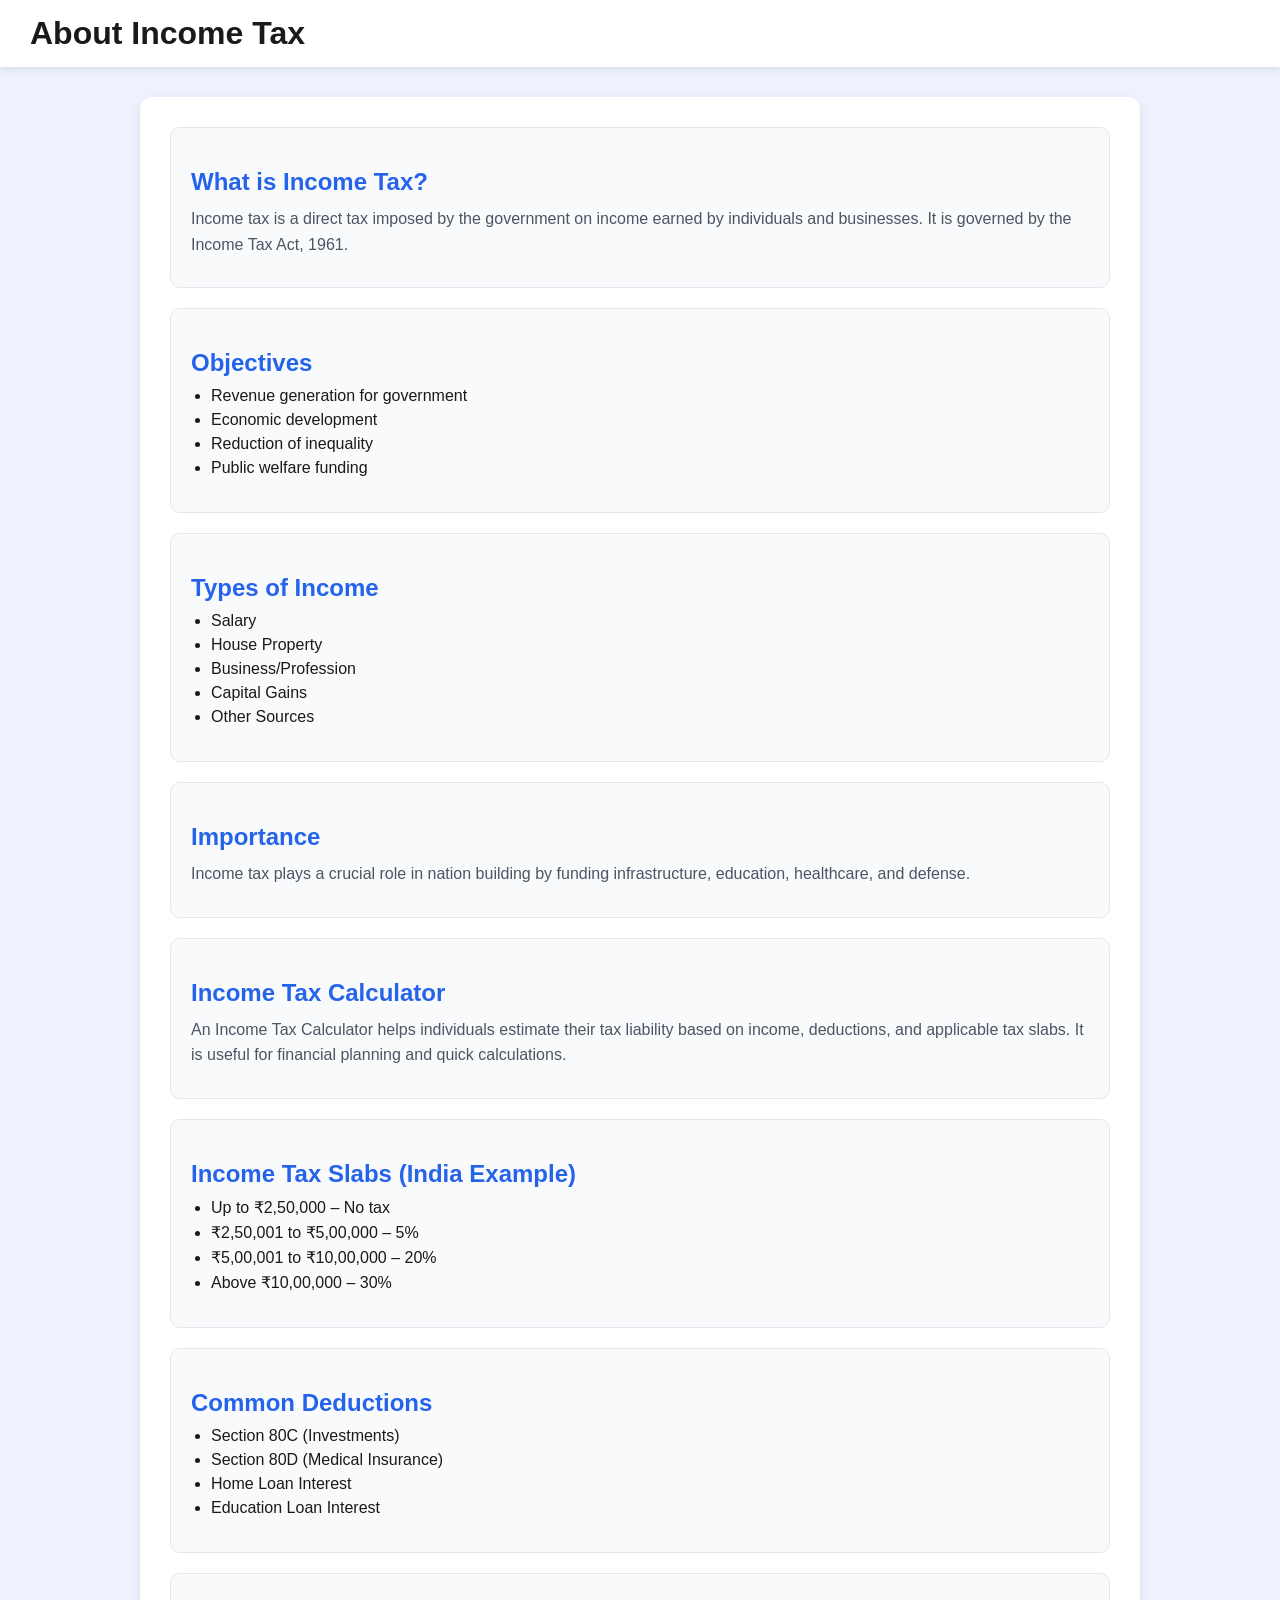
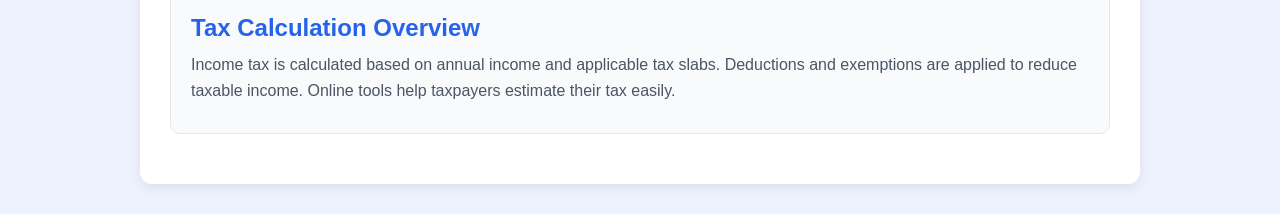
<file: about.html>
<!DOCTYPE html>
<html>
<head>
<title>About Income Tax</title>
<link rel="stylesheet" href="style.css">
</head>

<body>

<header class="header">
<h1>About Income Tax</h1>
</header>

<div class="container">
<div class="info-section">
<h2>What is Income Tax?</h2>
<p>
Income tax is a direct tax imposed by the government on income earned by individuals and businesses.
It is governed by the Income Tax Act, 1961.
</p>
</div>

<div class="info-section">
<h2>Objectives</h2>
<ul>
<li>Revenue generation for government</li>
<li>Economic development</li>
<li>Reduction of inequality</li>
<li>Public welfare funding</li>
</ul>
</div>

<div class="info-section">
<h2>Types of Income</h2>
<ul>
<li>Salary</li>
<li>House Property</li>
<li>Business/Profession</li>
<li>Capital Gains</li>
<li>Other Sources</li>
</ul>
</div>

<div class="info-section">
<h2>Importance</h2>
<p>
Income tax plays a crucial role in nation building by funding infrastructure,
education, healthcare, and defense.
</p>
</div>

<div class="info-section">
<h2>Income Tax Calculator</h2>
<p>
An Income Tax Calculator helps individuals estimate their tax liability based on income,
deductions, and applicable tax slabs. It is useful for financial planning and quick calculations.
</p>
</div>

<div class="info-section">
  <h2>Income Tax Slabs (India Example)</h2>
<ul>
<li>Up to ₹2,50,000 – No tax</li>
<li>₹2,50,001 to ₹5,00,000 – 5%</li>
<li>₹5,00,001 to ₹10,00,000 – 20%</li>
<li>Above ₹10,00,000 – 30%</li>
</ul>
</div>

<div class="info-section">
<h2>Common Deductions</h2>
<ul>
<li>Section 80C (Investments)</li>
<li>Section 80D (Medical Insurance)</li>
<li>Home Loan Interest</li>
<li>Education Loan Interest</li>
</ul>
</div>

<div class="info-section">
<h2>Tax Calculation Overview</h2>
<p>
Income tax is calculated based on annual income and applicable tax slabs.
Deductions and exemptions are applied to reduce taxable income.
Online tools help taxpayers estimate their tax easily.
</p>
</div>

</div>

</body>
</html>
</file>
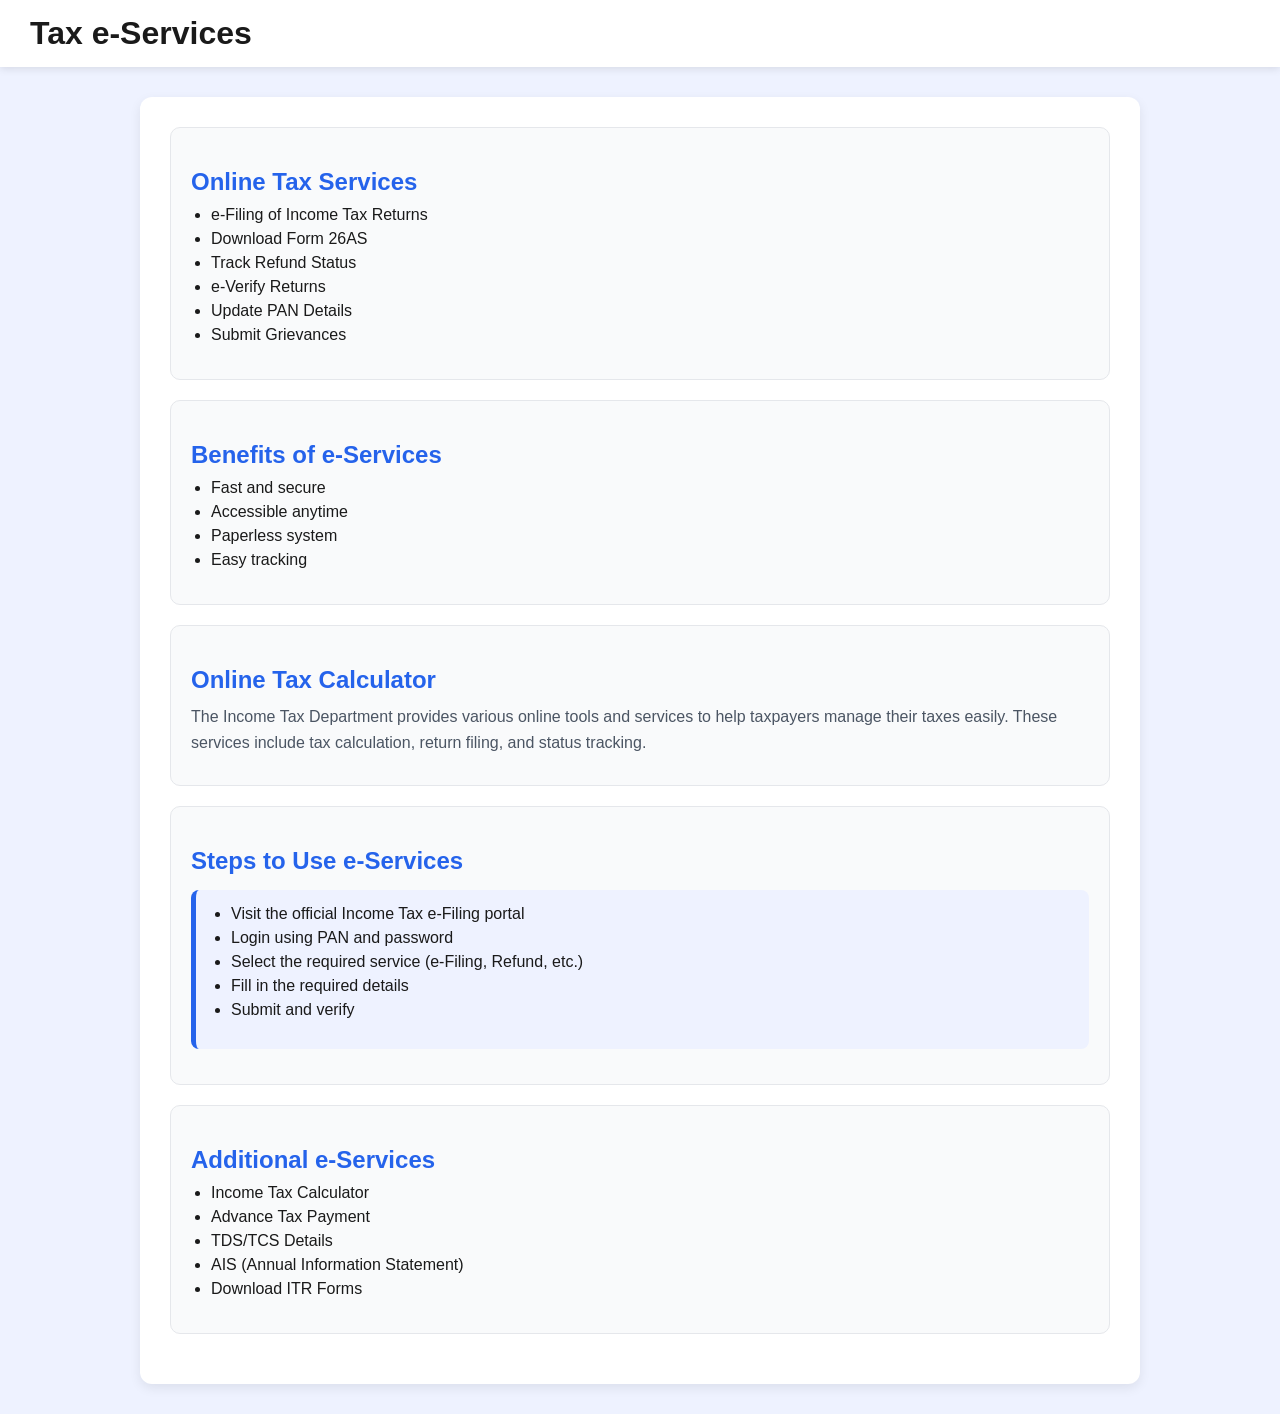
<file: tax-eservices.html>
<!DOCTYPE html>
<html>
<head>
<title>Tax e-Services</title>
<link rel="stylesheet" href="style.css">
</head>

<body>

<header class="header">
<h1>Tax e-Services</h1>
</header>

<div class="container">

    <div class="info-section">

<h2>Online Tax Services</h2>
<ul>
<li>e-Filing of Income Tax Returns</li>
<li>Download Form 26AS</li>
<li>Track Refund Status</li>
<li>e-Verify Returns</li>
<li>Update PAN Details</li>
<li>Submit Grievances</li>
</ul>
    </div>

    <div class="info-section">
<h2>Benefits of e-Services</h2>
<ul>
<li>Fast and secure</li>
<li>Accessible anytime</li>
<li>Paperless system</li>
<li>Easy tracking</li>
</ul>
    </div>

    <div class="info-section">

 <h2>Online Tax Calculator</h2>
<p>
The Income Tax Department provides various online tools and services
to help taxpayers manage their taxes easily. These services include tax calculation,
return filing, and status tracking.
</p>
    </div>

    <div class="info-section">
<h2>Steps to Use e-Services</h2>
<div class="highlight-box">

<ul>
<li>Visit the official Income Tax e-Filing portal</li>
<li>Login using PAN and password</li>
<li>Select the required service (e-Filing, Refund, etc.)</li>
<li>Fill in the required details</li>
<li>Submit and verify</li>
</ul>
</div>
    </div>

    <div class="info-section">
<h2>Additional e-Services</h2>

<ul> 
<li>Income Tax Calculator</li>
<li>Advance Tax Payment</li>
<li>TDS/TCS Details</li>
<li>AIS (Annual Information Statement)</li>
<li>Download ITR Forms</li>
</ul>
    </div>


</div>

</body>
</html>
</file>
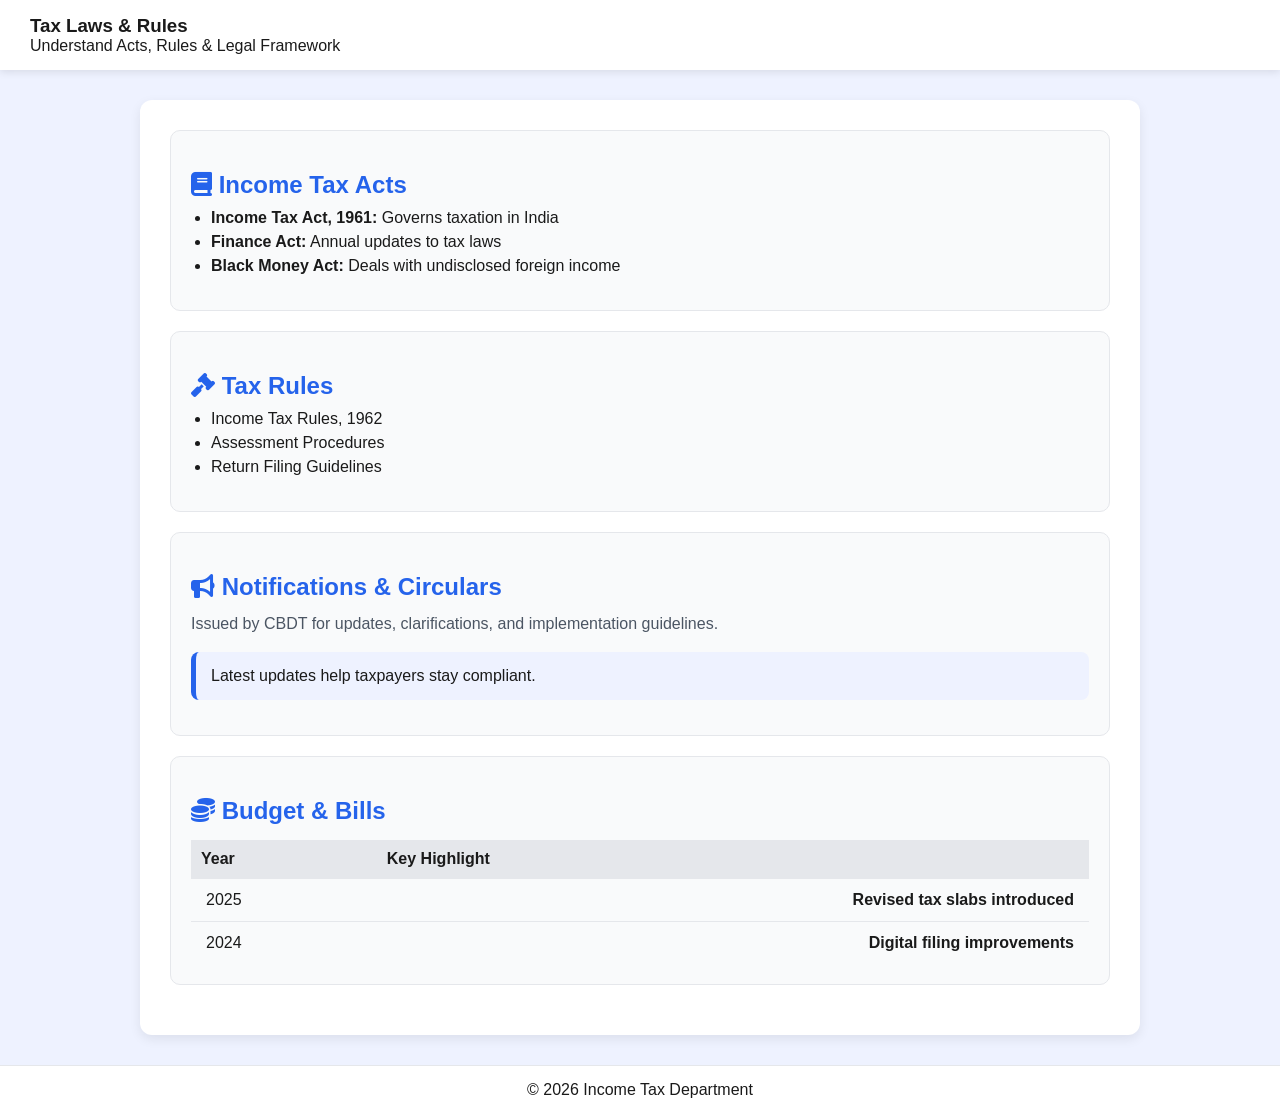
<file: tax-laws.html>
<!DOCTYPE html>
<html>
<head>
<title>Tax Laws & Rules</title>

<link rel="stylesheet" href="style.css">

<link rel="stylesheet"
href="https://cdnjs.cloudflare.com/ajax/libs/font-awesome/6.4.0/css/all.min.css">

</head>

<body>

<!-- HEADER -->
<header class="header">
<h3>Tax Laws & Rules</h3>
<p>Understand Acts, Rules & Legal Framework</p>
</header>

<!-- BANNER -->
<!-- MAIN CONTENT -->
<div class="container">

<!-- ACTS -->
<div class="info-section">
<h2><i class="fas fa-book"></i> Income Tax Acts</h2>

<ul>
<li><b>Income Tax Act, 1961:</b> Governs taxation in India</li>
<li><b>Finance Act:</b> Annual updates to tax laws</li>
<li><b>Black Money Act:</b> Deals with undisclosed foreign income</li>
</ul>

</div>

<!-- RULES -->
<div class="info-section">
<h2><i class="fas fa-gavel"></i> Tax Rules</h2>

<ul>
<li>Income Tax Rules, 1962</li>
<li>Assessment Procedures</li>
<li>Return Filing Guidelines</li>
</ul>

</div>

<!-- NOTIFICATIONS -->
<div class="info-section">
<h2><i class="fas fa-bullhorn"></i> Notifications & Circulars</h2>

<p>Issued by CBDT for updates, clarifications, and implementation guidelines.</p>

<div class="highlight-box">
Latest updates help taxpayers stay compliant.
</div>

</div>

<!-- BUDGET -->
<div class="info-section">
<h2><i class="fas fa-coins"></i> Budget & Bills</h2>

<table class="info-table">

<tr>
<th>Year</th>
<th>Key Highlight</th>
</tr>

<tr>
<td>2025</td>
<td>Revised tax slabs introduced</td>
</tr>

<tr>
<td>2024</td>
<td>Digital filing improvements</td>
</tr>

</table>

</div>

</div>

<!-- FOOTER -->
<footer class="footer">
© 2026 Income Tax Department
</footer>

</body>
</html>
</file>
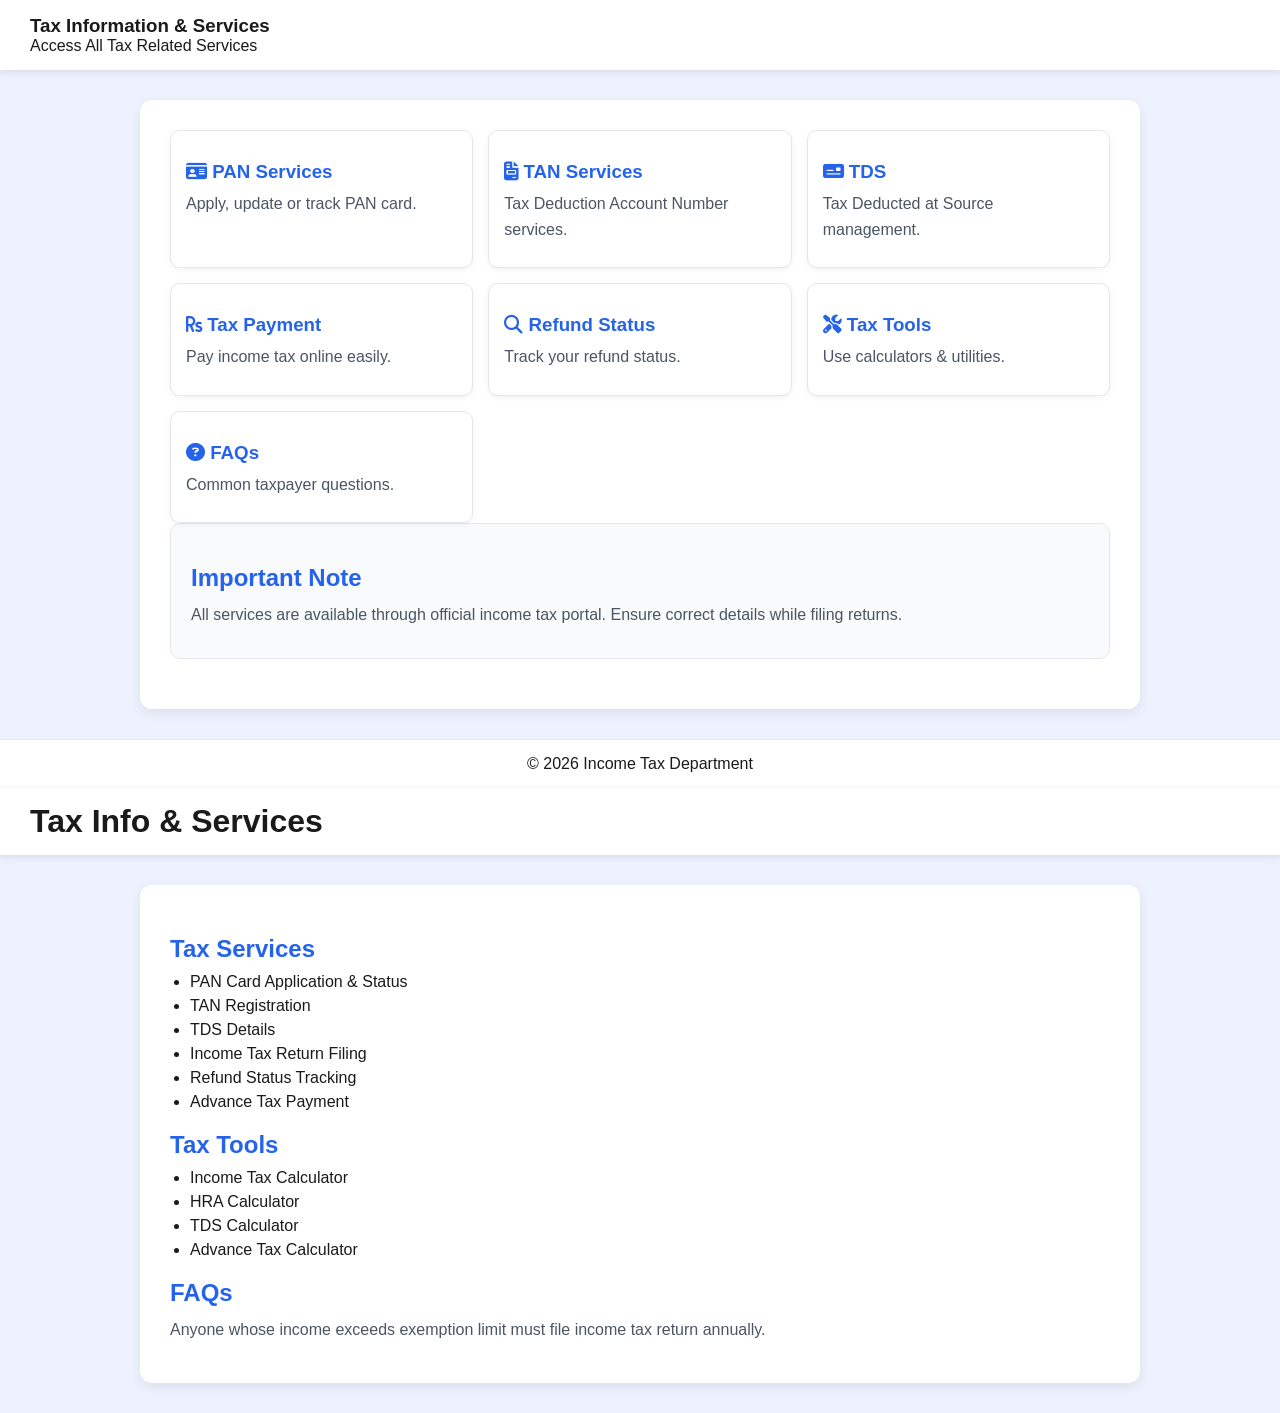
<file: tax-services.html>
<!DOCTYPE html>
<html>
<head>
<title>Tax Info & Services</title>
<link rel="stylesheet" href="style.css">
</head>

<body><!DOCTYPE html>
<html>
<head>
<title>Tax Services</title>

<link rel="stylesheet" href="style.css">

<link rel="stylesheet"
href="https://cdnjs.cloudflare.com/ajax/libs/font-awesome/6.4.0/css/all.min.css">

</head>

<body>

<!-- HEADER -->
<header class="header">
<h3>Tax Information & Services</h3>
<p>Access All Tax Related Services</p>
</header>

<!-- BANNER -->

<!-- SERVICES -->
<div class="container">

<div class="service-grid">

<div class="service-card">
<h3><i class="fas fa-id-card"></i> PAN Services</h3>
<p>Apply, update or track PAN card.</p>
</div>

<div class="service-card">
<h3><i class="fas fa-file-invoice"></i> TAN Services</h3>
<p>Tax Deduction Account Number services.</p>
</div>

<div class="service-card">
<h3><i class="fas fa-money-check"></i> TDS</h3>
<p>Tax Deducted at Source management.</p>
</div>

<div class="service-card">
<h3><i class="fas fa-rupee-sign"></i> Tax Payment</h3>
<p>Pay income tax online easily.</p>
</div>

<div class="service-card">
<h3><i class="fas fa-search"></i> Refund Status</h3>
<p>Track your refund status.</p>
</div>

<div class="service-card">
<h3><i class="fas fa-tools"></i> Tax Tools</h3>
<p>Use calculators & utilities.</p>
</div>

<div class="service-card">
<h3><i class="fas fa-question-circle"></i> FAQs</h3>
<p>Common taxpayer questions.</p>
</div>

</div>

<!-- EXTRA INFO -->
<div class="info-section">

<h2>Important Note</h2>

<p>
All services are available through official income tax portal.
Ensure correct details while filing returns.
</p>

</div>

</div>

<!-- FOOTER -->
<footer class="footer">
© 2026 Income Tax Department
</footer>

</body>
</html>

<header class="header">
<h1>Tax Info & Services</h1>
</header>

<div class="container">

<h2>Tax Services</h2>
<ul>
<li>PAN Card Application & Status</li>
<li>TAN Registration</li>
<li>TDS Details</li>
<li>Income Tax Return Filing</li>
<li>Refund Status Tracking</li>
<li>Advance Tax Payment</li>
</ul>

<h2>Tax Tools</h2>
<ul>
<li>Income Tax Calculator</li>
<li>HRA Calculator</li>
<li>TDS Calculator</li>
<li>Advance Tax Calculator</li>
</ul>

<h2>FAQs</h2>
<p>
Anyone whose income exceeds exemption limit must file income tax return annually.
</p>

</div>

</body>
</html>
</file>
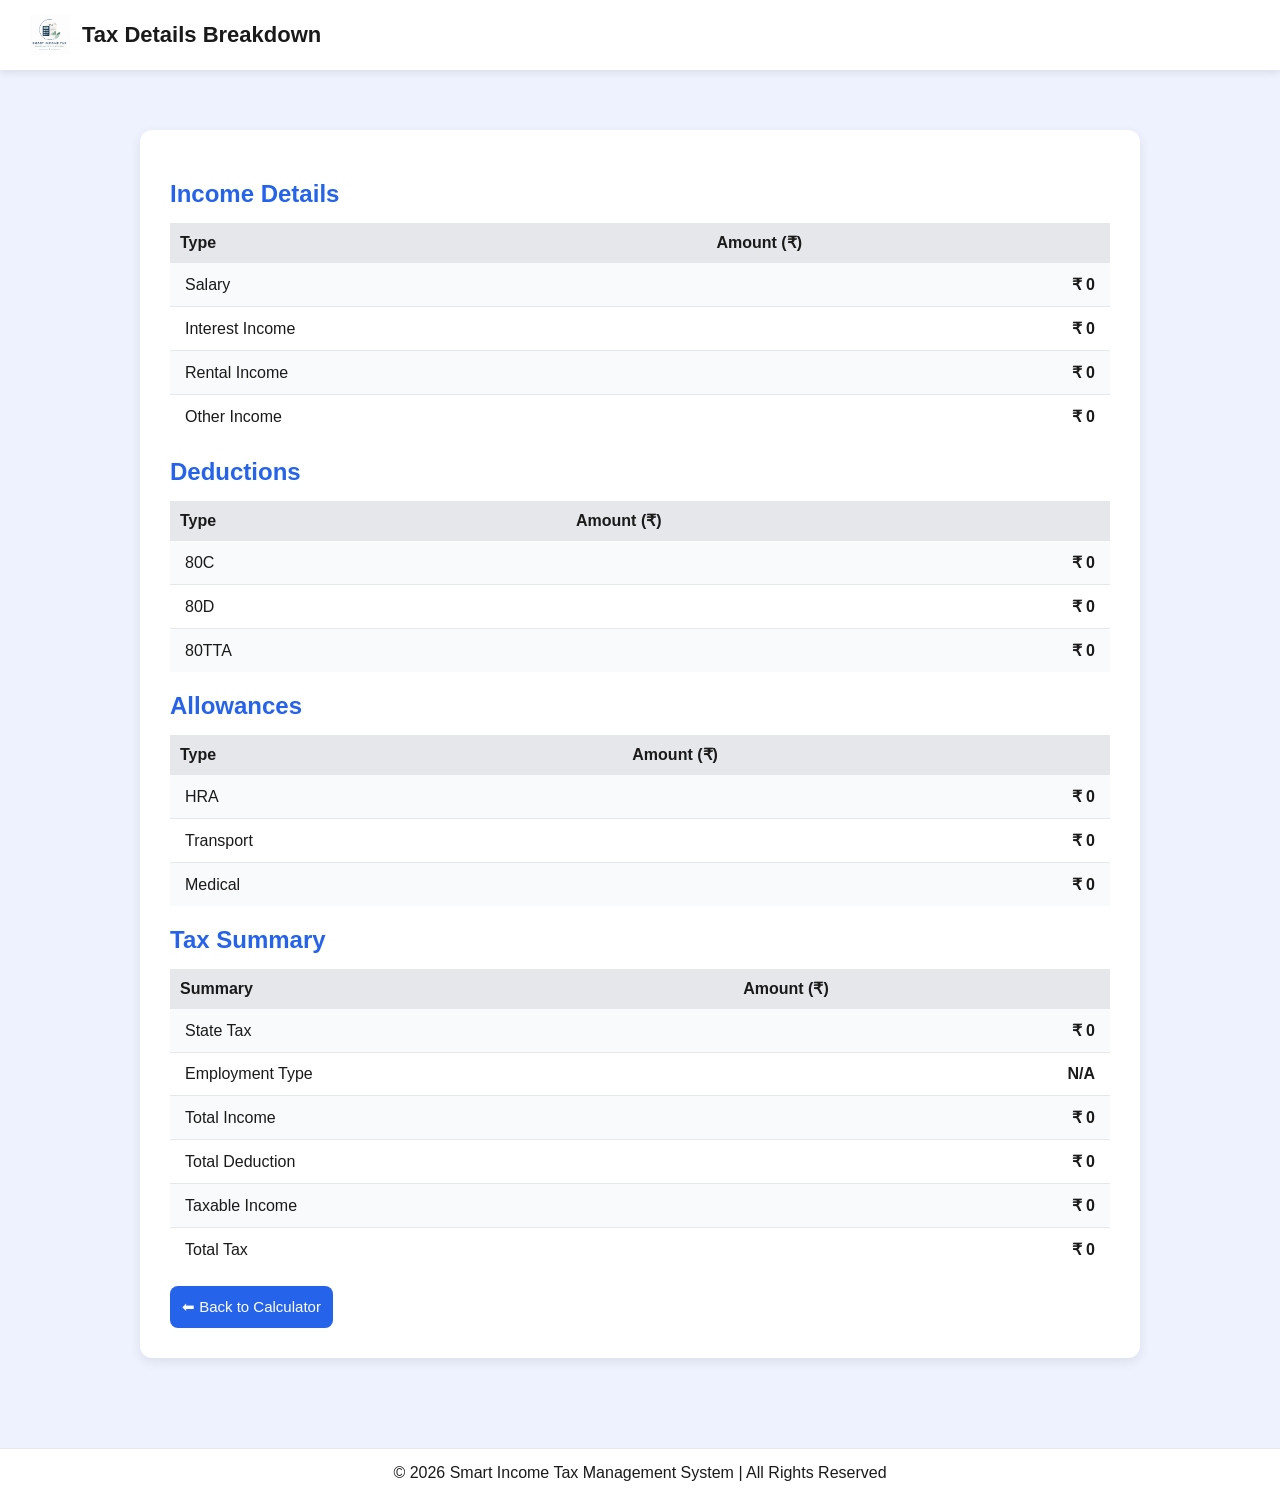
<file: view-details.html>
<!DOCTYPE html>
<html lang="en">

<head>

<meta charset="UTF-8">

<title>Tax Details Breakdown</title>

<link rel="stylesheet" href="style.css">

<script src="view-details.js" defer></script>

</head>

<body>

<!-- HEADER -->
<header class="header">

<div class="logo-section">

<img src="logo.png" class="logo">

<h1>Tax Details Breakdown</h1>

</div>

</header>


<!-- MAIN -->
<main class="main">

<div class="container">

<h2>Income Details</h2>

<table class="info-table">

<tr>
<th>Type</th>
<th>Amount (₹)</th>
</tr>

<tr>
<td>Salary</td>
<td id="salary"></td>
</tr>

<tr>
<td>Interest Income</td>
<td id="interest"></td>
</tr>

<tr>
<td>Rental Income</td>
<td id="rental"></td>
</tr>

<tr>
<td>Other Income</td>
<td id="otherIncome"></td>
</tr>

</table>


<h2>Deductions</h2>

<table class="info-table">

<tr>
<th>Type</th>
<th>Amount (₹)</th>
</tr>

<tr>
<td>80C</td>
<td id="d80c"></td>
</tr>

<tr>
<td>80D</td>
<td id="d80d"></td>
</tr>

<tr>
<td>80TTA</td>
<td id="d80tta"></td>
</tr>

</table>


<h2>Allowances</h2>

<table class="info-table">

<tr>
<th>Type</th>
<th>Amount (₹)</th>
</tr>

<tr>
<td>HRA</td>
<td id="hra"></td>
</tr>

<tr>
<td>Transport</td>
<td id="transport"></td>
</tr>

<tr>
<td>Medical</td>
<td id="medical"></td>
</tr>

</table>


<h2>Tax Summary</h2>

<table class="info-table">

<tr>
<th>Summary</th>
<th>Amount (₹)</th>
</tr>

<tr>
<td>State Tax</td>
<td id="stateTax"></td>
</tr>

<tr>
<td>Employment Type</td>
<td id="jobType"></td>
</tr>

<tr>
<td>Total Income</td>
<td id="totalIncome"></td>
</tr>

<tr>
<td>Total Deduction</td>
<td id="totalDeduction"></td>
</tr>

<tr>
<td>Taxable Income</td>
<td id="taxableIncome"></td>
</tr>

<tr>
<td>Total Tax</td>
<td id="totalTax"></td>
</tr>

</table>


<!-- BACK BUTTON -->
<button class="calculate-btn"
onclick="window.location.href='index.html'">

⬅ Back to Calculator

</button>

</div>

</main>


<!-- FOOTER -->
<footer class="footer">

© 2026 Smart Income Tax Management System | All Rights Reserved

</footer>

</body>

</html>
</file>
<file: style.css>
/* RESET */
*{
margin:0;
padding:0;
box-sizing:border-box;
font-family:'Segoe UI', Arial, sans-serif;
}


/* BODY */
body{
background:#f4f7fc;
color:#1a1a1a;
}


/* HEADER */
.header{
background:white;
padding:15px 30px;
box-shadow:0 2px 8px rgba(0,0,0,0.1);
}

.logo-section{
display:flex;
align-items:center;
gap:12px;
}

.logo{
width:40px;
height:40px;
}

.logo-section h1{
font-size:22px;
font-weight:600;
}


/* NAVIGATION */
.nav{
display:flex;
gap:25px;
margin-top:10px;
}

.nav a{
text-decoration:none;
color:#374151;
font-weight:500;
cursor:pointer;
}

.nav a:hover{
color:#2563eb;
}


/* MAIN */
.main{
padding:30px;
}

.main-title{
text-align:center;
font-size:30px;
margin-bottom:20px;
}


/* TABS */
.tabs{
display:flex;
gap:25px;
border-bottom:2px solid #e5e7eb;
margin-bottom:20px;
}

.tab-btn{
background:none;
border:none;
font-size:16px;
padding:10px;
cursor:pointer;
color:#6b7280;
}

.tab-btn.active{
color:#2563eb;
border-bottom:3px solid #2563eb;
}


/* GRID */
.grid{
display:grid;
grid-template-columns:2fr 1fr;
gap:25px;
}


/* LEFT PANEL */
.left-panel{
background:white;
padding:25px;
border-radius:12px;
box-shadow:0 4px 12px rgba(0,0,0,0.08);
}


/* RIGHT PANEL */
.right-panel{
background:white;
padding:25px;
border-radius:12px;
box-shadow:0 4px 12px rgba(0,0,0,0.08);
height:fit-content;
}


/* ROW */
.row{
display:flex;
gap:20px;
margin-bottom:20px;
}


/* INPUTS */
label{
display:block;
margin-bottom:6px;
font-weight:500;
}

input, select{
width:100%;
padding:10px;
border-radius:8px;
border:1px solid #d1d5db;
font-size:14px;
}


/* TABLE CARD */
.table-card{
flex:1;
background:#f9fafb;
padding:15px;
border-radius:10px;
border:1px solid #e5e7eb;
}

.table-card h4{
margin-bottom:10px;
}


/* TABLE */
table{
width:100%;
border-collapse:collapse;
}

th{
background:#e5e7eb;
padding:10px;
text-align:left;
}

td{
padding:10px;
border-top:1px solid #e5e7eb;
}


/* TAB CONTENT */
.tab-content{
display:none;
}

.tab-content.active{
display:block;
}


/* BUTTON */
.calculate-btn{
margin-top:15px;
padding:12px;
background:#2563eb;
color:white;
border:none;
border-radius:8px;
cursor:pointer;
font-size:15px;
}

.calculate-btn:hover{
background:#1d4ed8;
}


/* VIEW BUTTON */
.view-btn{
margin-top:15px;
padding:10px;
width:100%;
background:#16a34a;
color:white;
border:none;
border-radius:8px;
font-size:15px;
cursor:pointer;
}

.view-btn:hover{
background:#15803d;
}


/* RESULTS */
#results p{
margin-bottom:8px;
font-size:15px;
}


/* INFO CARDS (HOME PAGE) */
.info-card{
background:white;
margin-top:20px;
padding:20px;
border-radius:12px;
box-shadow:0 2px 8px rgba(0,0,0,0.05);
}

.info-card h3{
margin-bottom:10px;
}

.info-card ul{
padding-left:20px;
}

.info-card li{
margin-bottom:5px;
}


/* ===== OTHER PAGES STYLES ===== */

/* CONTAINER */
.container{
max-width:1000px;
margin:30px auto;
background:white;
padding:30px;
border-radius:12px;
box-shadow:0 4px 12px rgba(0,0,0,0.08);
}


/* HEADINGS */
.container h1{
font-size:28px;
margin-bottom:15px;
color:#1f2937;
}

.container h2{
margin-top:20px;
margin-bottom:10px;
color:#2563eb;
}

.container h3{
margin-top:15px;
color:#374151;
}


/* TEXT */
.container p{
line-height:1.6;
color:#4b5563;
margin-bottom:10px;
}


/* LIST */
.container ul{
padding-left:20px;
margin-bottom:15px;
}

.container ul li{
margin-bottom:6px;
}


/* SECTION BOX */
.info-section{
background:#f9fafb;
padding:20px;
border-radius:10px;
margin-bottom:20px;
border:1px solid #e5e7eb;
}


/* HIGHLIGHT BOX */
.highlight-box{
background:#eef2ff;
border-left:5px solid #2563eb;
padding:15px;
border-radius:8px;
margin:15px 0;
}


/* TABLE (OTHER PAGES) */
.info-table{
width:100%;
border-collapse:collapse;
margin-top:15px;
}

.info-table th{
background:#e5e7eb;
padding:10px;
}

.info-table td{
padding:10px;
border-top:1px solid #e5e7eb;
}


/* SERVICE GRID */
.service-grid{
display:grid;
grid-template-columns:repeat(auto-fit, minmax(250px,1fr));
gap:15px;
}

.service-card{
background:white;
padding:15px;
border-radius:10px;
box-shadow:0 2px 6px rgba(0,0,0,0.05);
border:1px solid #e5e7eb;
}

.service-card h3{
margin-bottom:8px;
color:#2563eb;
}


/* FOOTER */
.footer{
margin-top:30px;
background:white;
padding:15px;
text-align:center;
border-top:1px solid #e5e7eb;
}


/* RESPONSIVE */
@media(max-width:900px){

.grid{
grid-template-columns:1fr;
}

.row{
flex-direction:column;
}

.container{
margin:15px;
padding:20px;
}

}

.info-table td {
    padding: 12px 15px;
    border-top: 1px solid #e5e7eb;
}

/* LEFT COLUMN (labels) */
.info-table td:first-child {
    text-align: left;
    font-weight: 500;
}

/* RIGHT COLUMN (values) */
.info-table td:last-child {
    text-align: right;
    font-weight: 600;
}
.info-table tr:nth-child(even){
    background:#f9fafb;
}

.result-card{
background:white;
padding:20px;
border-radius:12px;
box-shadow:0 4px 12px rgba(0,0,0,0.08);
margin-top:20px;
}

.result-card p{
margin:8px 0;
font-size:15px;
}

.result-card hr{
margin:10px 0;
border:0.5px solid #e5e7eb;
}

.faq-section{
background:white;
padding:20px;
margin-top:20px;
border-radius:10px;
box-shadow:0 4px 10px rgba(0,0,0,0.1);
}

.faq-item{
margin-bottom:15px;
}

.faq-section input,
.faq-section textarea{
width:100%;
padding:8px;
margin:8px 0;
}

.faq-section button{
background:#2563eb;
color:white;
padding:8px;
border:none;
cursor:pointer;
}

body{
font-family:Arial;
margin:0;
background:#eef2ff;
}

.lang-box{
position:absolute;
top:15px;
right:30px;
}
</file>
